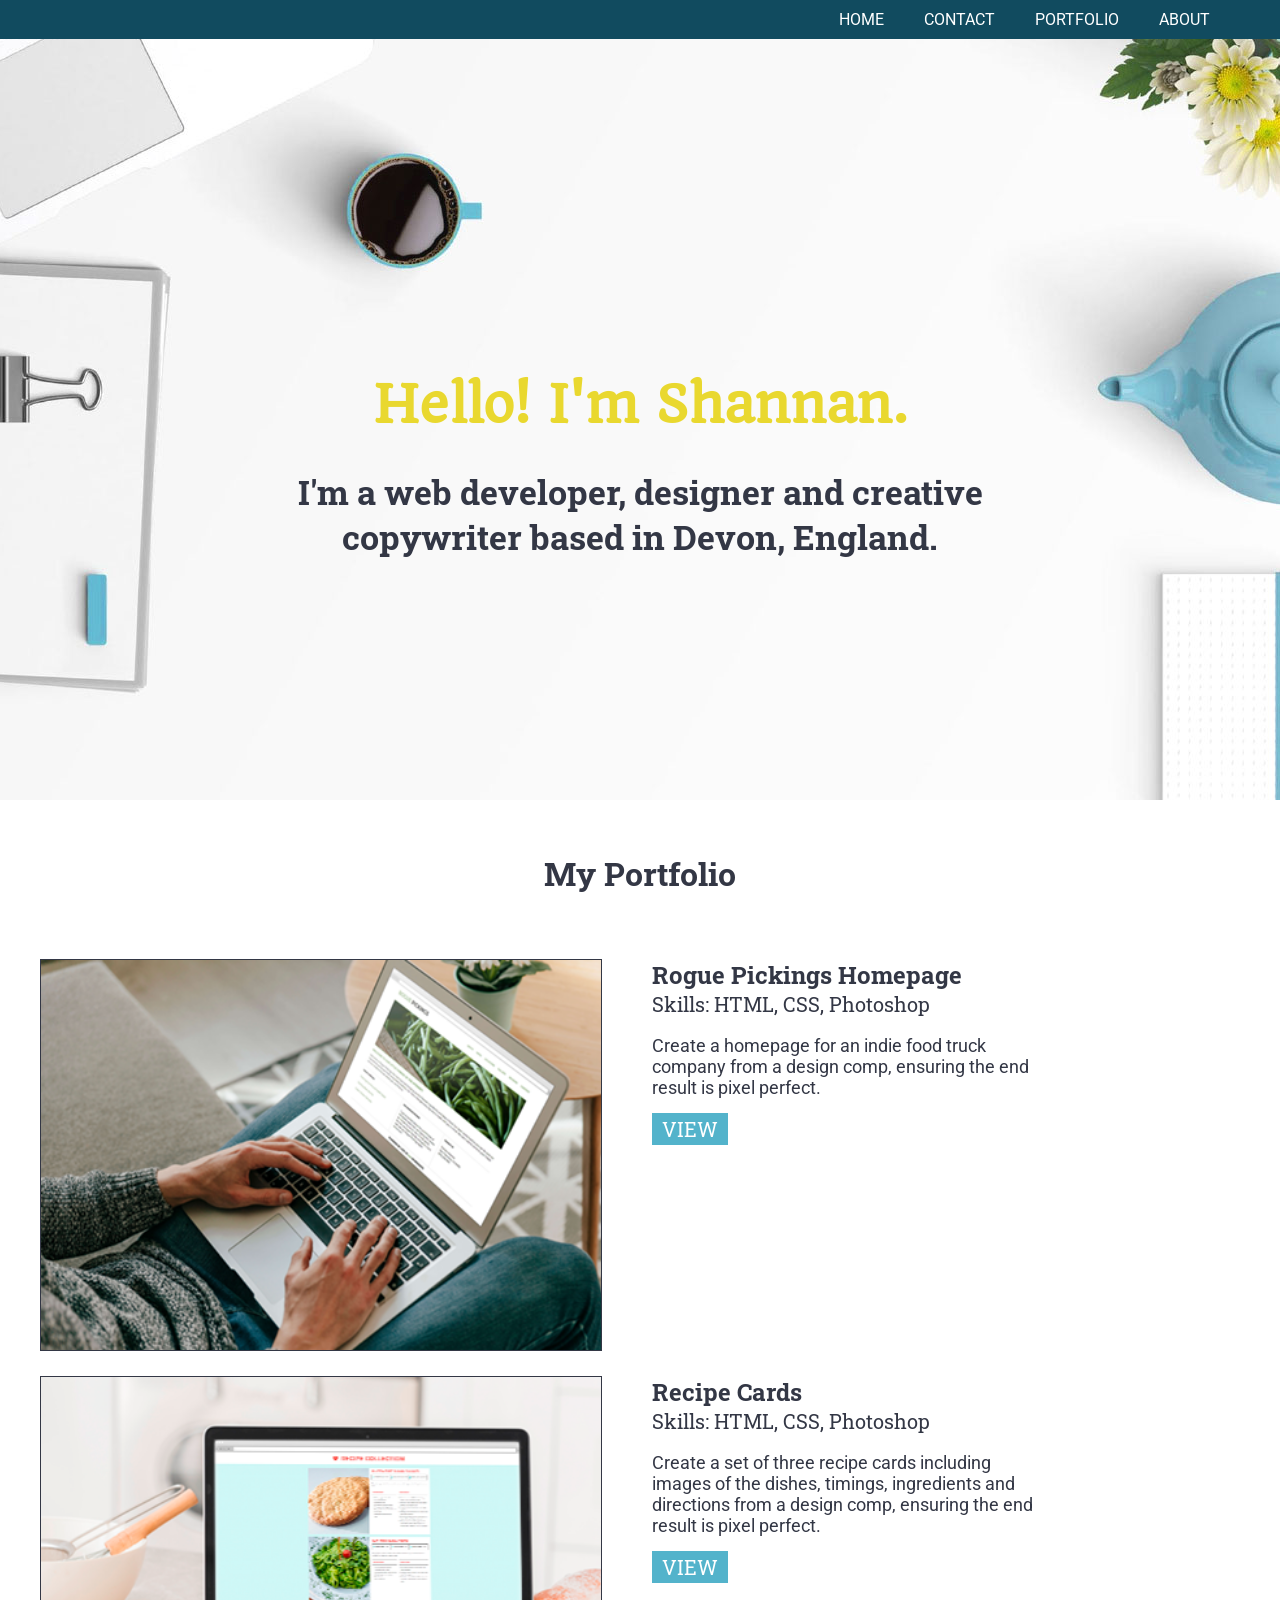
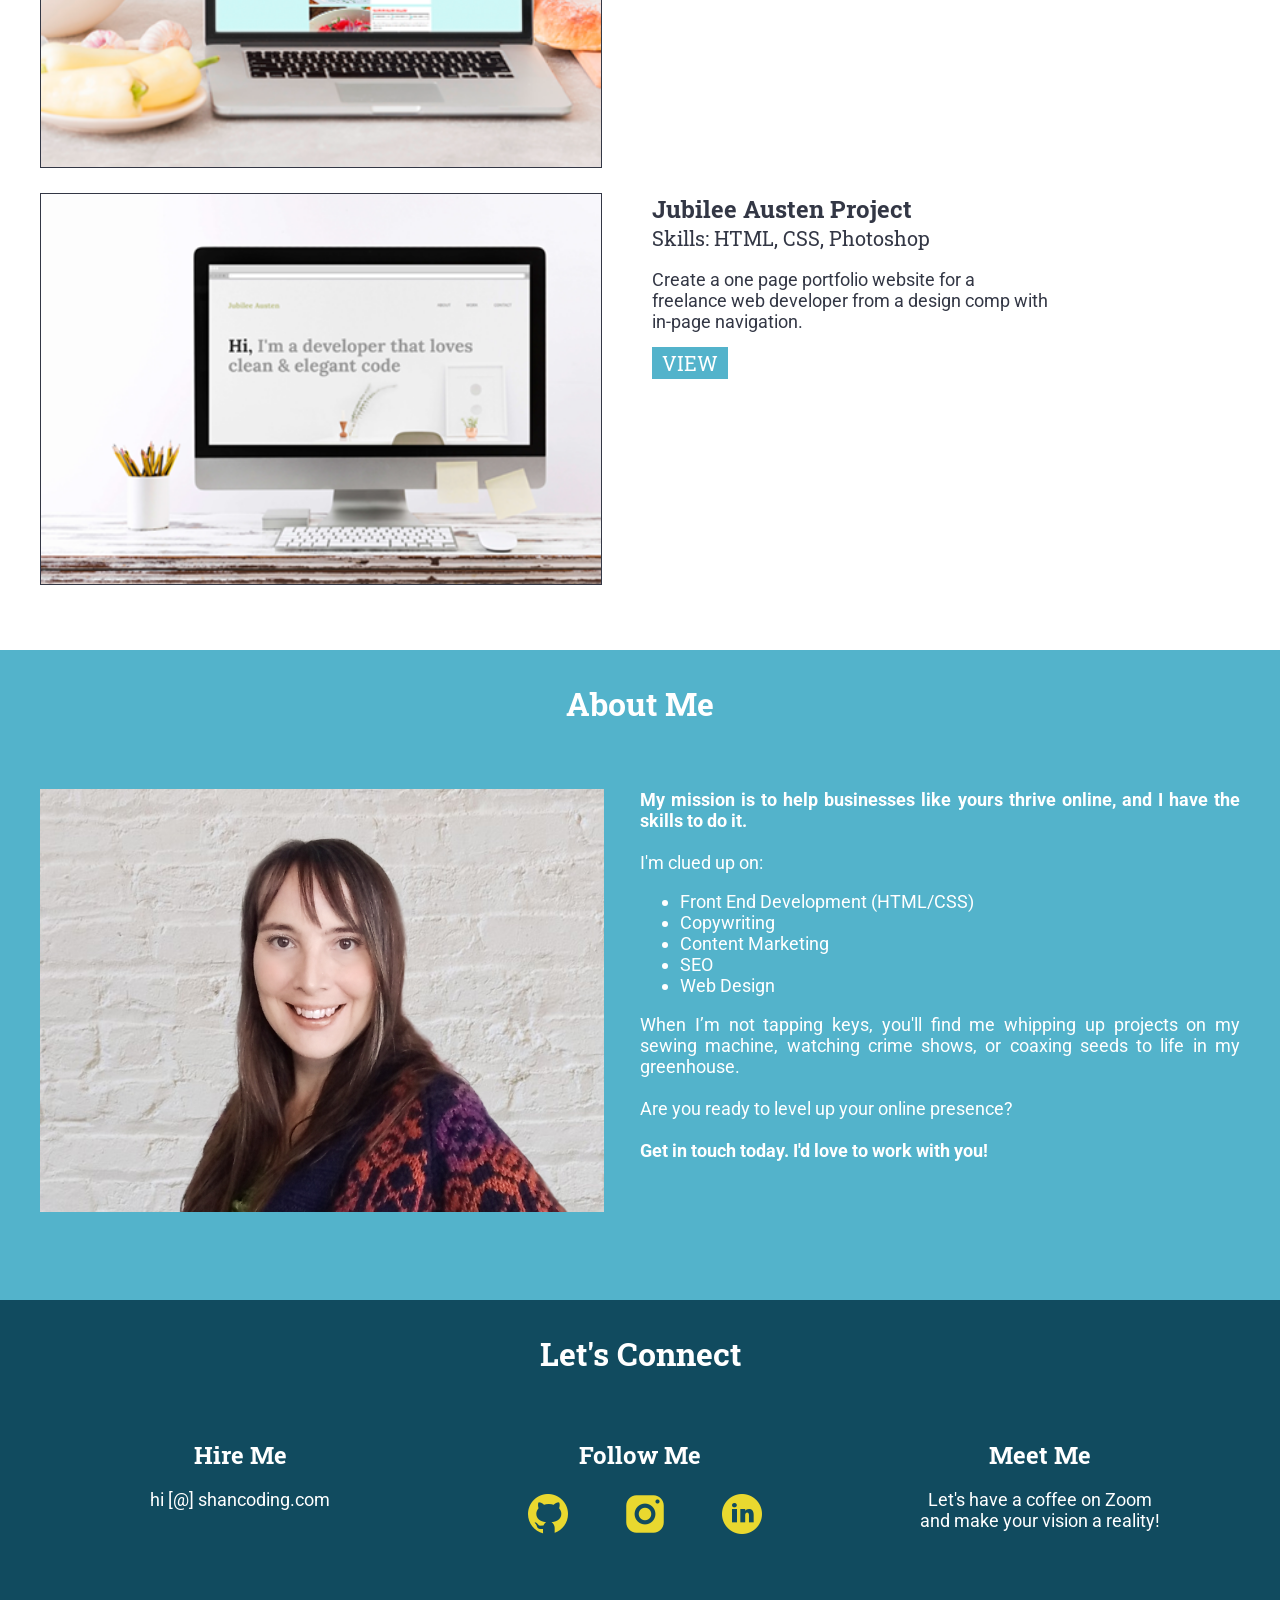
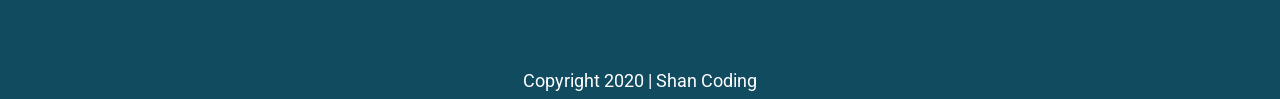
<file: index.html>
<!doctype html>
<html lang="en">
    <head>
        <meta charset="utf-8">
        <meta name="viewport" content="width=device-width, initial-scale=1">
            <title>Shan Coding</title>
            <link rel="stylesheet" href="css/normalize.css">
            <link rel="stylesheet" href="css/main.css">
            <link href="https://fonts.googleapis.com/css2?family=Roboto&display=swap" rel="stylesheet">
            <link href="https://fonts.googleapis.com/css2?family=Quando&display=swap" rel="stylesheet">
            <link href="https://fonts.googleapis.com/css2?family=Roboto+Slab:wght@400;700&display=swap" rel="stylesheet">
    </head>

    <body>
<!-- HEADER -->

        <header class="home-header">
        <div id="nav">
            <nav>
                <ul>
                    <li><a href="#about">About</a></li>
                    <li><a href="portfolio/index.html">Portfolio</a></li>
                    <li><a href="#contact">Contact</a></li>
                    <li><a href="index.html">Home</a></li>
                </ul>
            </nav>
        </div>

        <div>
            <h1>Hello! I'm Shannan.</h1>
            <h2>I'm a web developer, designer and creative<br> copywriter based in Devon, England.</h2>
        </div>
        </header>

    <main>
<!-- PORTFOLIO -->
        <section id="portfolio">
            <div class="full-width">
                <h3><a href="portfolio/index.html">My Portfolio</a></h3>

                    <article id="port-1" class="card">
                        <div class="img-hp"></div>
                            <div class="info">
                                <h4><a href="rogue-pickings/index.html">Rogue Pickings Homepage</a></h4>
                                <h5>Skills: HTML, CSS, Photoshop</h5>
                                <p>Create a homepage for an indie food truck company from a design comp, ensuring the end result is pixel perfect.</p>
                                <p><a class="view" href="rogue-pickings/index.html">View</a></p>
                            </div>
                     </article>

                    <article id="port-2" class="card">
                        <div class="img-hp"></div>
                            <div class="info">
                                <h4><a href="recipe-collection/index.html">Recipe Cards</a></h4>
                                <h5>Skills: HTML, CSS, Photoshop</h5>
                                <p>Create a set of three recipe cards including images of the dishes, timings, ingredients and directions from a design comp, ensuring the end result is pixel perfect.</p>
                                <p><a class="view" href="recipe-collection/index.html">View</a></p>
                            </div>
                    </article>

                    <article id="port-3" class="card">
                        <div class="img-hp"></div>
                            <div class="info">
                                <h4><a href="jubilee-austen/index.html">Jubilee Austen Project</a></h4>
                                <h5>Skills: HTML, CSS, Photoshop</h5>
                                <p>Create a one page portfolio website for a freelance web developer from a design comp with in-page navigation.</p>
                                <p><a class="view" href="jubilee-austen/index.html">View</a></p>
                            </div>
                    </article>
            </div>
        </section>

<!-- ABOUT -->
        <section id="about">
            <div class="full-width">
                <h3>About Me</h3>
                    <div class="half-width">
                        <img src="img/shancoding-headshot.png" alt="headshot of Shannan" style="width:564px;height:423px;">
                    </div>
                    <div class="half-width">
                        <p><strong>My mission is to help businesses like yours thrive online, and I have the skills to do it.</strong><br>
                        <br>
                        I'm clued up on:</p>
                            <ul>
                                <li>Front End Development (HTML/CSS)</li>
                                <li>Copywriting</li>
                                <li>Content Marketing</li>
                                <li>SEO</li>
                                <li>Web Design</li>
                            </ul>
                        <p>When I’m not tapping keys, you'll find me whipping up projects on my sewing machine, watching crime shows, or coaxing seeds to life in my greenhouse.<br>
                        <br>                    
                        Are you ready to level up your online presence?<br>
                        <br>
                        <strong>Get in touch today. I'd love to work with you!</strong></p>
                    </div>
            </div>
        </section>

<!-- CONTACT -->
        <section id="contact">
            <div class="full-width">
                <h3>Let's Connect</h3>
                    <div class="third-width">
                        <h4>Hire Me</h4>
                        <p>hi [@] shancoding.com</p>
                    </div>
                    <div class="third-width">
                        <h4>Follow Me</h4>
                            <ul>
                                <li><img src="img/icon-github.png" alt="github icon"></li>
                                <li><a href="https://www.instagram.com/shancoding/"><img src="img/icon-insta.png" alt="instagram icon"></a></li>
                                <li><img src="img/icon-linkedin.png" alt="linkedin icon"></li>
                            </ul>   
                    </div>
                    <div class="third-width">
                        <h4>Meet Me</h4>
                        <p>Let's have a coffee on Zoom<br>
                        and make your vision a reality!</p>
                    </div>
            </div>
        </section>

<!-- FOOTER -->
        <footer>
             <p>Copyright 2020 | Shan Coding</p>
        </footer>
    </main>
    </body>
</html>
</file>
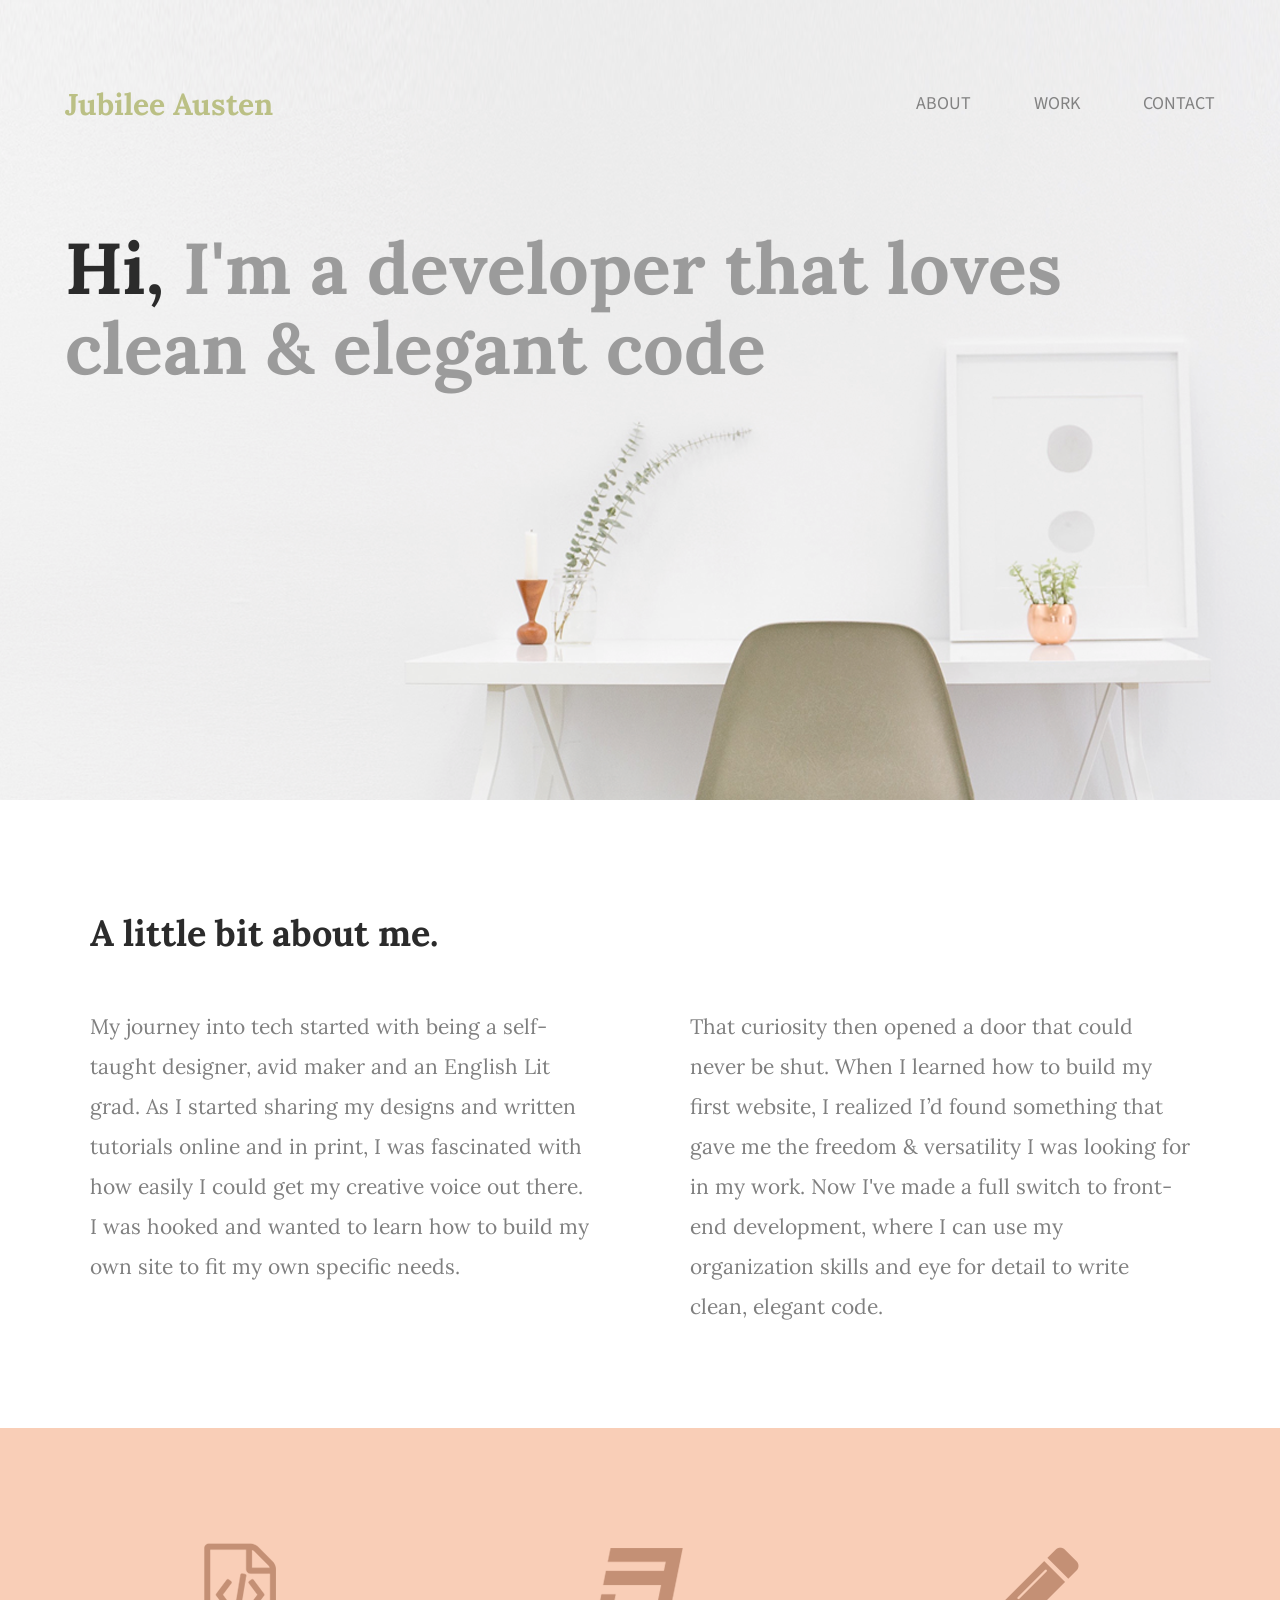
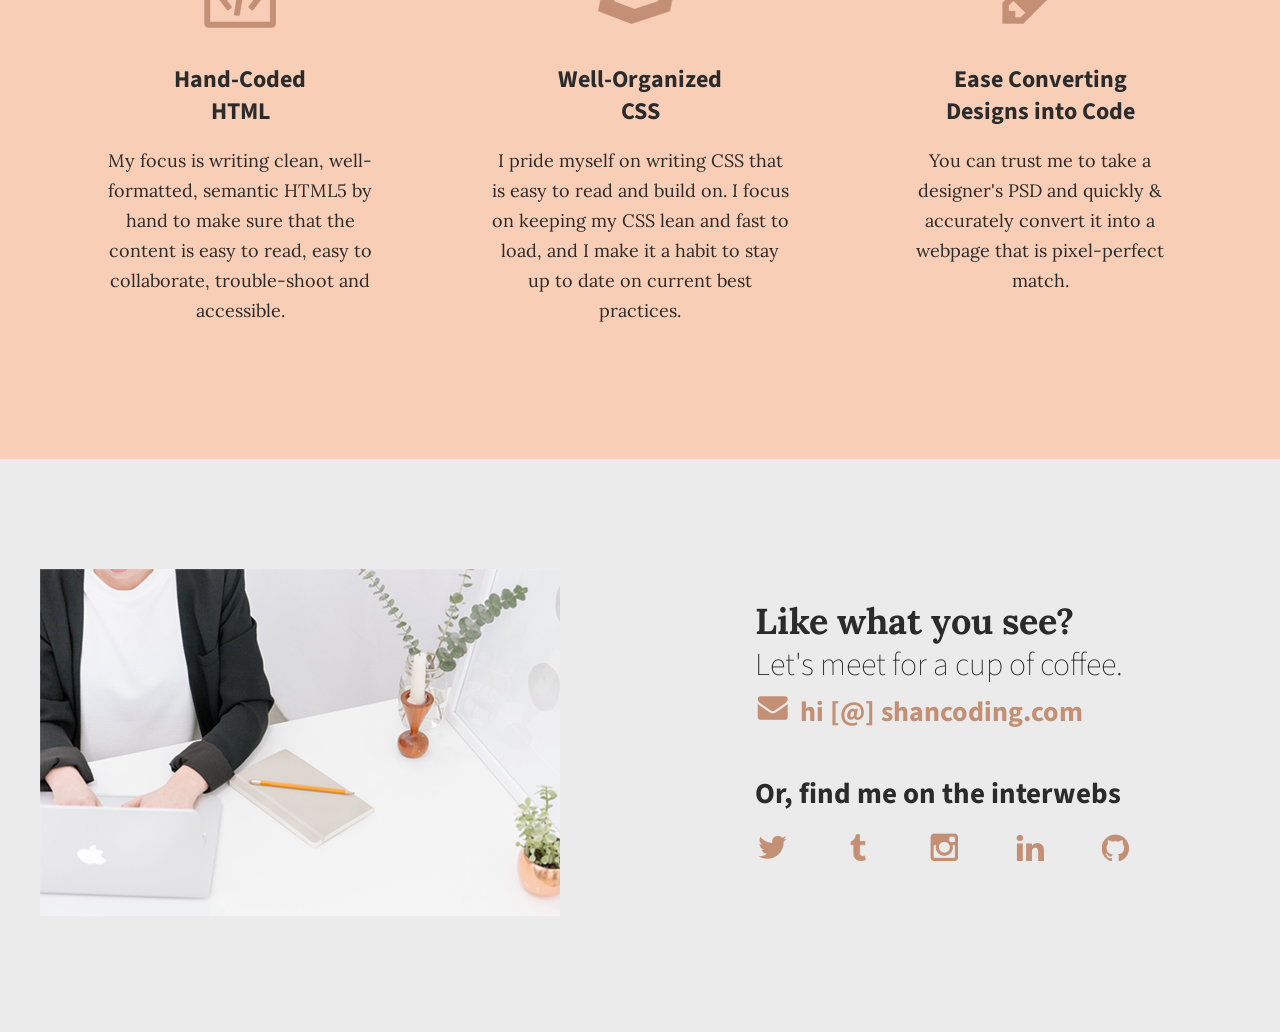
<file: jubilee-austen/index.html>
<!doctype html>
<html lang="en">
    <head>
      <meta charset="utf-8">
      <title>Jubilee Austen | Portfolio</title>
      <link rel="stylesheet" href="css/normalize.css">
      <link rel="stylesheet" href="css/main.css">
      <link href="https://fonts.googleapis.com/css?family=Source+Sans+Pro:400,700" rel="stylesheet" type="text/css">
      <link href="https://fonts.googleapis.com/css2?family=Lora:wght@400;700&display=swap" rel="stylesheet">
      <link href="https://fonts.googleapis.com/css?family=Lora:400,700" rel="stylesheet" type="text/css">
    </head>

    <body>
<!-- HEADER -->
        <header>
          <section id="header">
          <div class="full-width">
            <div class="half-width">
              <h1>Jubilee Austen</h1>
            </div>
            <div class="half-width">
              <nav>
                <ul>
                  <li><a href="#about">About</a></li>
                  <li><a href="#work">Work</a></li>
                  <li><a href="#contact">Contact</a></li>
                </ul>
              </nav>
            </div>
            <h2><span>Hi,</span> I'm a developer that loves clean &amp; elegant code</h2>
          </div>
          </section>
        </header>

        <main>
<!-- ABOUT -->
            <section id="about">
              <div class="full-width">
                <h2>A little bit about me.</h2>
                <div class="half-width">
                  <p>My journey into tech started with being a self-taught designer, avid maker and an English Lit grad. As I started sharing my designs and written tutorials online and in print, I was fascinated with how easily I could get my creative voice out there. I was hooked and wanted to learn how to build my own site to fit my own specific needs.</p>
                </div>
                <div class="half-width">
                  <p>That curiosity then opened a door that could never be shut. When I learned how to build my first website, I realized I’d found something that gave me the freedom & versatility I was looking for in my work. Now I've made a full switch to front-end development, where I can use my organization skills and eye for detail to write clean, elegant code.</p>
                </div>
              </div>
            </section>
<!-- WORK -->
            <section id="work">
              <div class="full-width">
                <div class="third-width">
                  <img src="img/icon-html.png" alt="HTML icon" />
                  <h3>Hand-Coded HTML</h3>
                  <p>My focus is writing clean, well-formatted, semantic HTML5 by hand to make sure that the content is easy to read, easy to collaborate, trouble-shoot and accessible.<p>
                </div>
                <div class="third-width">
                  <img src="img/icon-css.png" alt="CSS icon" />
                  <h3>Well-Organized CSS</h3>
                  <p>I pride myself on writing CSS that is easy to read and build on. I focus on keeping my CSS lean and fast to load, and I make it a habit to stay up to date on current best practices.</p>
                </div>
                <div class="third-width">
                  <img src="img/icon-pencil.png" alt="Pencil icon" />
                  <h3>Ease Converting Designs into Code</h3>
                  <p>You can trust me to take a designer's PSD and quickly & accurately convert it into a webpage that is pixel-perfect match.</p>
                </div>
              </div>
            </section>
<!-- CONTACT -->
            <footer id="contact">
                <div class="full-width">
                  <div class="half-width">
                    <img id="contact-img" src="img/contact.png" alt="my contact image" />
                  </div>
                  <div class="half-width">
                    <h2>Like what you see?</h2>
                    <h3 id="email-header">Let's meet for a cup of coffee.</h3>
                    <a href="mailto:hi@shancoding.com"><img id="envelope" src="img/icon-envelope.png" alt="envelope icon" />hi [@] shancoding.com</a>
                    <h3 id="socialmedia-header">Or, find me on the interwebs</h3>
                    <ul>
                      <li><a href="https://twitter.com"><img src="img/icon-twitter.png" alt="twitter icon" /></a></li>
                      <li><a href="https://www.tumblr.com/"><img src="img/icon-tumblr.png" alt="tumblr icon" /></a></li>
                      <li><a href="https://www.instagram.com/shancoding"><img src="img/icon-instagram.png" alt="instagram icon" /></a></li>
                      <li><a href="https://uk.linkedin.com/"><img src="img/icon-linkedin.png" alt="linkedin icon" /></a></li>
                      <li><a href="https://github.com/"><img src="img/icon-github.png" alt="github icon" /></a></li>
                    </ul>
                  </div>
                </div>
            </footer>
        </main>
    </body>
</html>
</file>
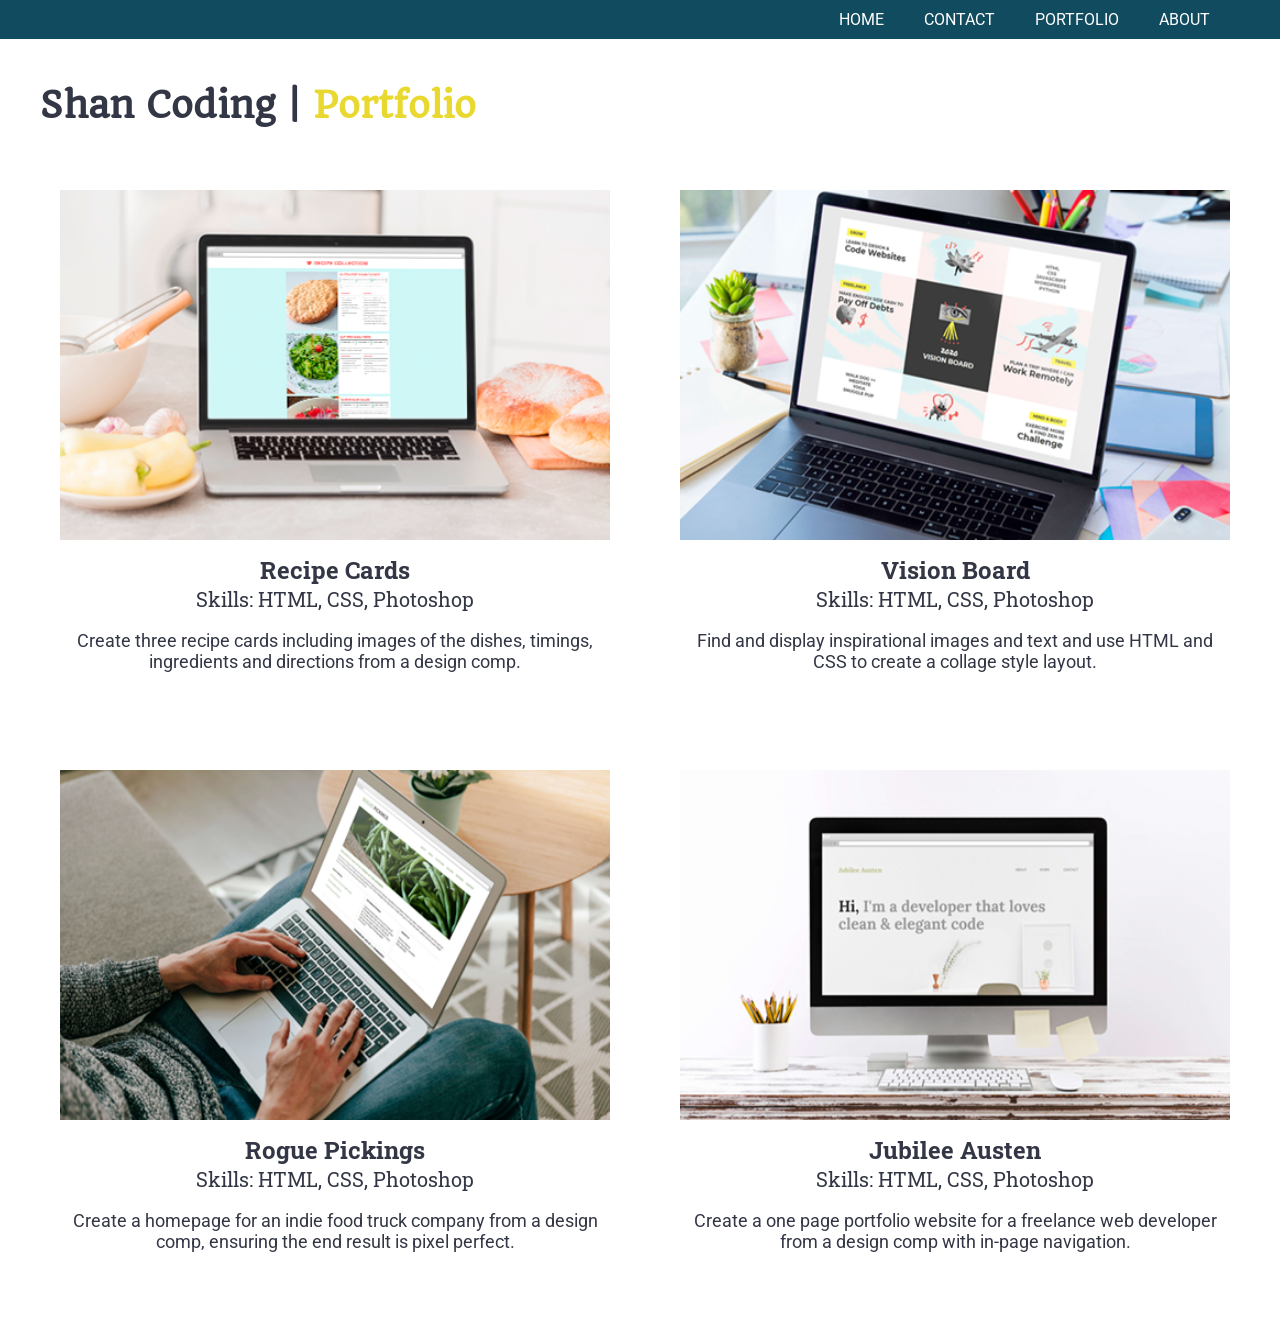
<file: portfolio/index.html>
<!doctype html>
<html lang="en">
  <head>
    <meta charset="utf-8">
    <title>Portfolio</title>
        <link rel="stylesheet" href="../css/normalize.css">
        <link rel="stylesheet" href="../css/main.css">
        <link href="https://fonts.googleapis.com/css2?family=Roboto&display=swap" rel="stylesheet">
        <link href="https://fonts.googleapis.com/css2?family=Quando&display=swap" rel="stylesheet">
        <link href="https://fonts.googleapis.com/css2?family=Roboto+Slab:wght@400;700&display=swap" rel="stylesheet">
  </head>

  <body>
<!-- HEADER -->

    <header class="folio-nav" id="nav">
        <div>
            <nav>
                <ul>
                    <li><a href="../index.html#about">About</a></li>
                    <li><a href="index.html">Portfolio</a></li>
                    <li><a href="../index.html#contact">Contact</a></li>
                    <li><a href="../index.html">Home</a></li>
                </ul>
            </nav>
        </div>
    </header>

   

<!-- PORTFOLIO -->
    <main>
        <div class="full-width" id="folio">
            <h1><a href="../index.html"><span>Shan Coding | </span></a>Portfolio</h1>
        </div>

        <div class="folio-grid full-width">
            <div class="folio-egs">
                <a href="../recipe-collection/index.html">
                <img src="../img/recipe-collection-mockupcreatedbyfreepik.png" alt="recipe-collection-on-screen" width="550" height="350">
                </a>
            <div class="desc">
                <h4>Recipe Cards</h4>
                <h5>Skills: HTML, CSS, Photoshop</h5>
                <p>Create three recipe cards including images of the dishes, timings, ingredients and directions from a design comp.</p>
            </div>
            </div>

            <div class="folio-egs">
                <a href="../vision-board/index.html">
                <img src="../img/vision-board-mockupcreatedbyfreepik.png" alt="vision-board-on-screen" width="550" height="350">
                </a>
            <div class="desc">
                <h4>Vision Board</h4>
                <h5>Skills: HTML, CSS, Photoshop</h5>
                <p>Find and display inspirational images and text and use HTML and CSS to create a collage style layout.</p>
            </div>
            </div>

            <div class="folio-egs">
                <a href="../rogue-pickings/index.html">
                <img src="../img/rogue-pickings-mockupcreatedbyfreepik.png" alt="rogue-pickings-on-screen" width="550" height="350">
                </a>
            <div class="desc">
                <h4>Rogue Pickings</h4>
                <h5>Skills: HTML, CSS, Photoshop</h5>
                <p>Create a homepage for an indie food truck company from a design comp, ensuring the end result is pixel perfect.</p>
            </div>
            </div>

            <div class="folio-egs">
                <a href="../jubilee-austen/index.html">
                <img src="../img/jubilee-austen-mockupcreatedbyfreepik.png" alt="jubilee-austen-on-screen" width="550" height="350">
                </a>
            <div class="desc">
                <h4>Jubilee Austen</h4>
                <h5>Skills: HTML, CSS, Photoshop</h5>
                <p>Create a one page portfolio website for a freelance web developer from a design comp with in-page navigation.</p>
            </div>
            </div>
        </div>
    </main>

    </body>

</html>
</file>
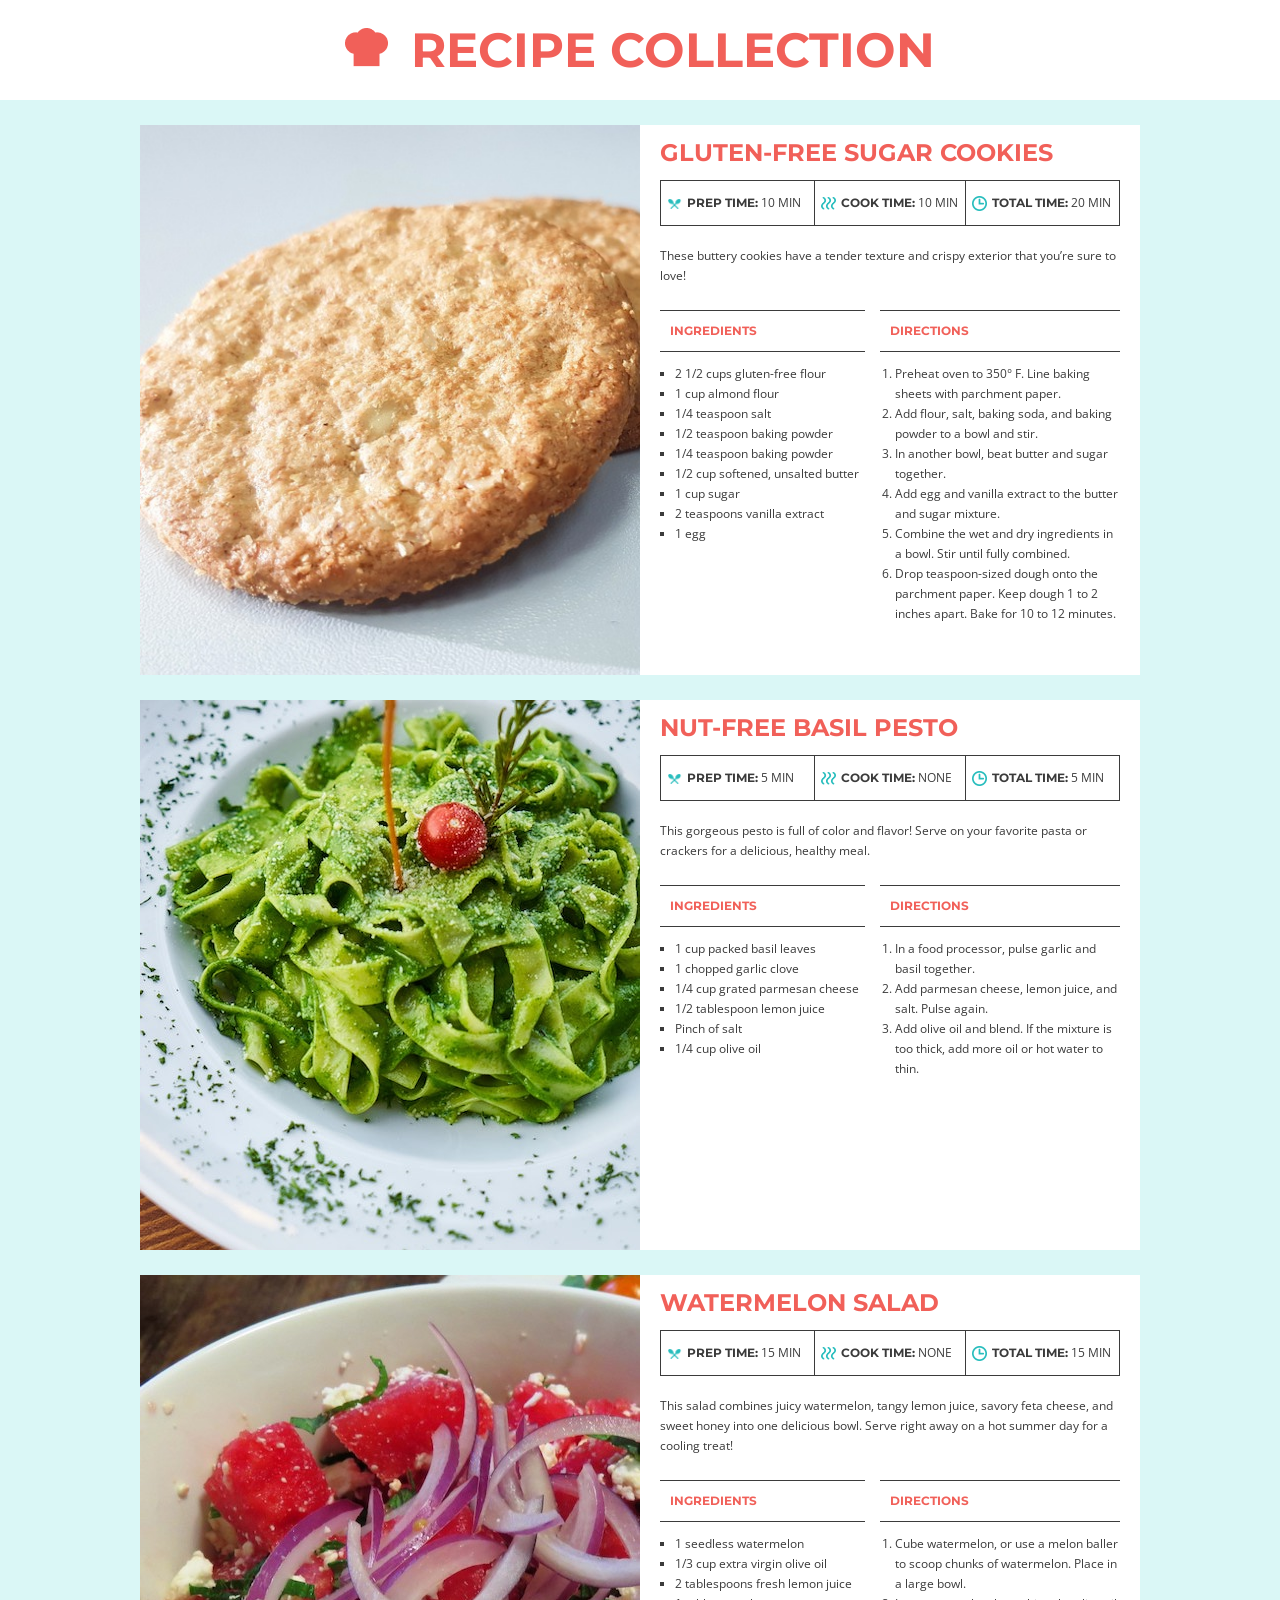
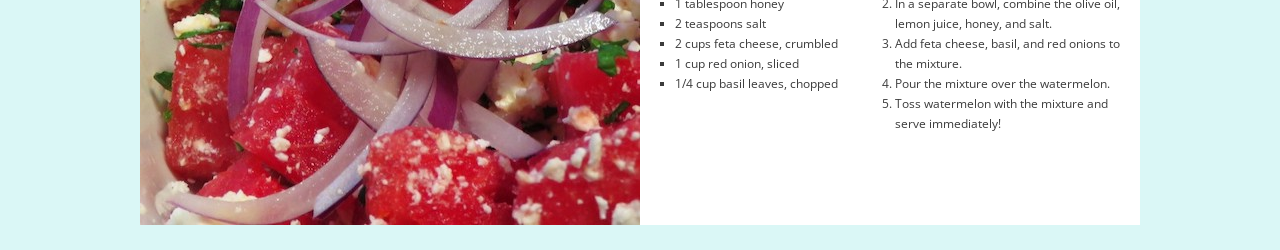
<file: recipe-collection/index.html>
<!doctype html>
<html lang="en">

    <head>
        <meta charset="utf-8">
        <title>Recipe Cards Project</title>
        <link rel="stylesheet" href="css/normalize.css">
        <link rel="stylesheet" href="css/style.css">
        <link href="https://fonts.googleapis.com/css?family=Montserrat:700%7COpen+Sans&display=swap" rel="stylesheet">
    </head>

    <body>
        <header>
            <img src="img/chef-hat.png" alt="chef hat">
            <h1>Recipe Collection</h1>
        </header>
        <main>
            <article id="cookies" class="card">
                <div class="image"></div>
                <div class="recipe">
                    <h2>Gluten-Free Sugar Cookies</h2>
                    <div class="time">
                        <div class="prep">
                            <img src="img/spoons.png" alt="prep time"><p class="time-details"><strong>Prep Time:</strong> 10 Min</p>
                        </div>
                        <div class="cook">
                            <img src="img/steam.png" alt="cook time"><p class="time-details"><strong>Cook Time:</strong> 10 Min</p>
                        </div>
                        <div class="total">
                            <img src="img/clock.png" alt="total time"><p class="time-details"><strong>Total Time:</strong> 20 Min</p>
                        </div>
                    </div>
                    <p class="description">These buttery cookies have a tender texture and crispy exterior that you’re
                        sure to love!</p>
                    <div class="columns">
                        <section class="ingredients">
                            <h3>Ingredients</h3>
                            <ul>
                                <li>2 1/2 cups gluten-free flour</li>
                                <li>1 cup almond flour</li>
                                <li>1/4 teaspoon salt</li>
                                <li>1/2 teaspoon baking powder</li>
                                <li>1/4 teaspoon baking powder</li>
                                <li>1/2 cup softened, unsalted butter</li>
                                <li>1 cup sugar</li>
                                <li>2 teaspoons vanilla extract</li>
                                <li>1 egg</li>
                            </ul>
                        </section>
                        <section class="directions">
                            <h3>Directions</h3>
                            <ol>
                                <li>Preheat oven to 350&deg; F. Line baking sheets with parchment paper.</li>
                                <li>Add flour, salt, baking soda, and baking powder to a bowl and stir.</li>
                                <li>In another bowl, beat butter and sugar together.</li>
                                <li>Add egg and vanilla extract to the butter and sugar mixture.</li>
                                <li>Combine the wet and dry ingredients in a bowl. Stir until fully combined.</li>
                                <li>Drop teaspoon-sized dough onto the parchment paper. Keep dough 1 to 2 inches apart.
                                    Bake for 10 to 12 minutes.</li>
                            </ol>
                        </section>
                    </div>
                </div>
            </article>
            <article id="pesto" class="card">
                <div class="image"></div>
                <div class="recipe">
                    <h2>Nut-Free Basil Pesto</h2>
                    <div class="time">
                        <div class="prep">
                            <img src="img/spoons.png" alt="prep time"><p class="time-details"><strong>Prep Time:</strong> 5 Min</p>
                        </div>
                        <div class="cook">
                            <img src="img/steam.png" alt="cook time"><p class="time-details"><strong>Cook Time:</strong> None</p>
                        </div>
                        <div class="total">
                            <img src="img/clock.png" alt="total time"><p class="time-details"><strong>Total Time:</strong> 5 Min</p>
                        </div>
                    </div>
                    <p class="description">This gorgeous pesto is full of color and flavor! Serve on your favorite pasta
                        or crackers for a delicious, healthy meal.</p>
                    <div class="columns">
                        <section class="ingredients">
                            <h3>Ingredients</h3>
                            <ul>
                                <li>1 cup packed basil leaves</li>
                                <li>1 chopped garlic clove</li>
                                <li>1/4 cup grated parmesan cheese</li>
                                <li>1/2 tablespoon lemon juice</li>
                                <li>Pinch of salt</li>
                                <li>1/4 cup olive oil</li>
                            </ul>
                        </section>
                        <section class="directions">
                            <h3>Directions</h3>
                            <ol>
                                <li>In a food processor, pulse garlic and basil together.</li>
                                <li>Add parmesan cheese, lemon juice, and salt. Pulse again.</li>
                                <li>Add olive oil and blend. If the mixture is too thick, add more oil or hot water to
                                    thin.</li>
                            </ol>
                        </section>
                    </div>
                </div>
            </article>
            <article id="salad" class="card">
                <div class="image"></div>
                <div class="recipe">
                    <h2>Watermelon Salad</h2>
                    <div class="time">
                        <div class="prep">
                            <img src="img/spoons.png" alt="prep time"><p class="time-details"><strong>Prep Time:</strong> 15 Min</p>
                        </div>
                        <div class="cook">
                            <img src="img/steam.png" alt="cook time"><p class="time-details"><strong>Cook Time:</strong> None</p>
                        </div>
                        <div class="total">
                            <img src="img/clock.png" alt="total time"><p class="time-details"><strong>Total Time:</strong> 15 Min</p>
                        </div>
                    </div>
                    <p class="description">This salad combines juicy watermelon, tangy lemon juice, savory feta cheese,
                        and sweet honey into one delicious bowl. Serve right away on a hot summer day for a cooling
                        treat!</p>
                    <div class="columns">
                        <section class="ingredients">
                            <h3>Ingredients</h3>
                            <ul>
                                <li>1 seedless watermelon</li>
                                <li>1/3 cup extra virgin olive oil</li>
                                <li>2 tablespoons fresh lemon juice</li>
                                <li>1 tablespoon honey</li>
                                <li>2 teaspoons salt</li>
                                <li>2 cups feta cheese, crumbled</li>
                                <li>1 cup red onion, sliced</li>
                                <li>1/4 cup basil leaves, chopped</li>
                            </ul>
                        </section>
                        <section class="directions">
                            <h3>Directions</h3>
                            <ol>
                                <li>Cube watermelon, or use a melon baller to scoop chunks of watermelon. Place in a
                                    large bowl.</li>
                                <li>In a separate bowl, combine the olive oil, lemon juice, honey, and salt.</li>
                                <li>Add feta cheese, basil, and red onions to the mixture.</li>
                                <li>Pour the mixture over the watermelon.</li>
                                <li>Toss watermelon with the mixture and serve immediately!</li>
                            </ol>
                        </section>
                    </div>
                </div>
            </article>
        </main>
    </body>

</html>
</file>
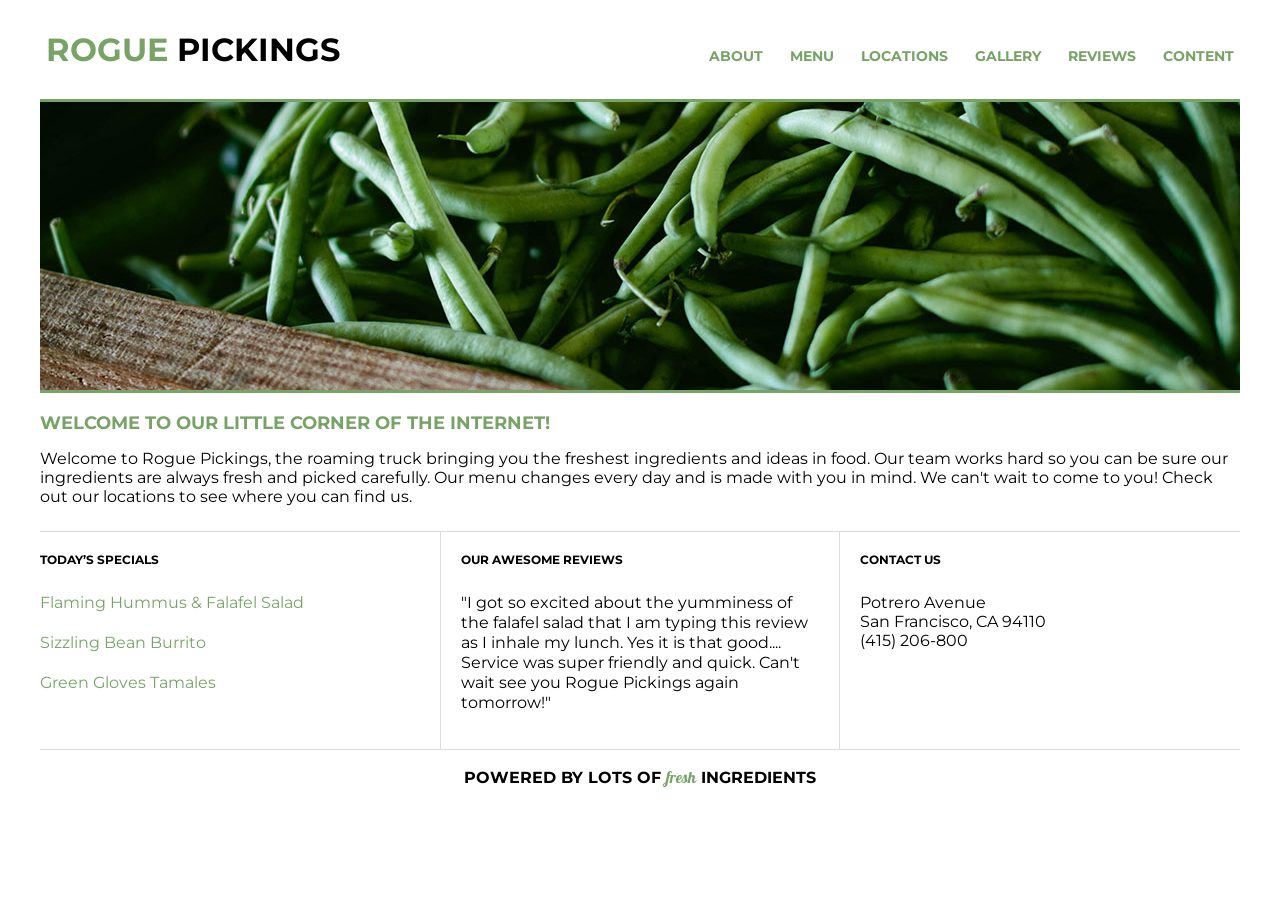
<file: rogue-pickings/index.html>
<!doctype html>
<html lang="en">
    <head>
      <meta charset="utf-8">
      <title>Rogue Pickings</title>
      <link rel="stylesheet" href="css/normalize.css">
      <link rel="stylesheet" href="css/main.css">
      <link href="https://fonts.googleapis.com/css2?family=Montserrat:wght@400;700&display=swap" rel="stylesheet">
      <link href="https://fonts.googleapis.com/css2?family=Galada&display=swap" rel="stylesheet">
    </head>

    <body>

<!-- HEADER -->
      <header>
        <section id="header">
        <div class="full-width">
          <div class="half-width">
            <h1><span>Rogue</span> Pickings</h1>
          </div>
          <div class="half-width">
            <nav>
              <ul>
                <li><a href="#about">About</a></li>
                <li><a href="#menu">Menu</a></li>
                <li><a href="#locations">Locations</a></li>
                <li><a href="#gallery">Gallery</a></li>
                <li><a href="#reviews">Reviews</a></li>
                <li><a href="#content">Content</a></li>
              </ul>
            </nav>
          </div>
        </div>
        </section>
      </header>

<!-- ABOUT -->
      <main>
        <section id="about">
          <div class="full-width">
            <img id="borderimg1" src="img/hero-image.jpg" alt="Hero Image" />
            <h2>Welcome to our little corner of the internet!</h2>
            <p>Welcome to Rogue Pickings, the roaming truck bringing you the freshest ingredients and ideas in food. Our team works hard so you can be sure our ingredients are always fresh and picked carefully. Our menu changes every day and is made with you in mind. We can't wait to come to you! Check out our locations to see where you can find us.</p>
          </div>
        </section>

<!-- MENU, REVIEWS, CONTACT -->
          <div class="full-width">
            <section id="menu">
              <div class="third-width">
                <h3>Today’s Specials</h3>
                  <ul>
                    <li>Flaming Hummus & Falafel Salad</li>
                    <li>Sizzling Bean Burrito</li>
                    <li>Green Gloves Tamales</li>
                  </ul>
              </div>
            </section>
            <section id="reviews">
              <div class="third-width">
                <h3>Our Awesome Reviews</h3>
                <p>"I got so excited about the yumminess of the falafel salad that I am typing this review as I inhale my lunch. Yes it is that good.... Service was super friendly and quick. Can't wait see you Rogue Pickings again tomorrow!"</p>
              </div>
            </section>
            <section id="contact">
              <div class="third-width">
                <h3>Contact Us</h3>
                <p>Potrero Avenue<br>
                San Francisco, CA 94110<br>
                (415) 206-800
              </p>
              </div>
            </section>
          </div>

<!-- FOOTER -->
        <footer id="footer">
          <div class="full-width">
            <p>Powered By Lots of <span>Fresh</span> Ingredients</p>
          </div>
        </footer>

      </main>
    </body>
</html>
</file>
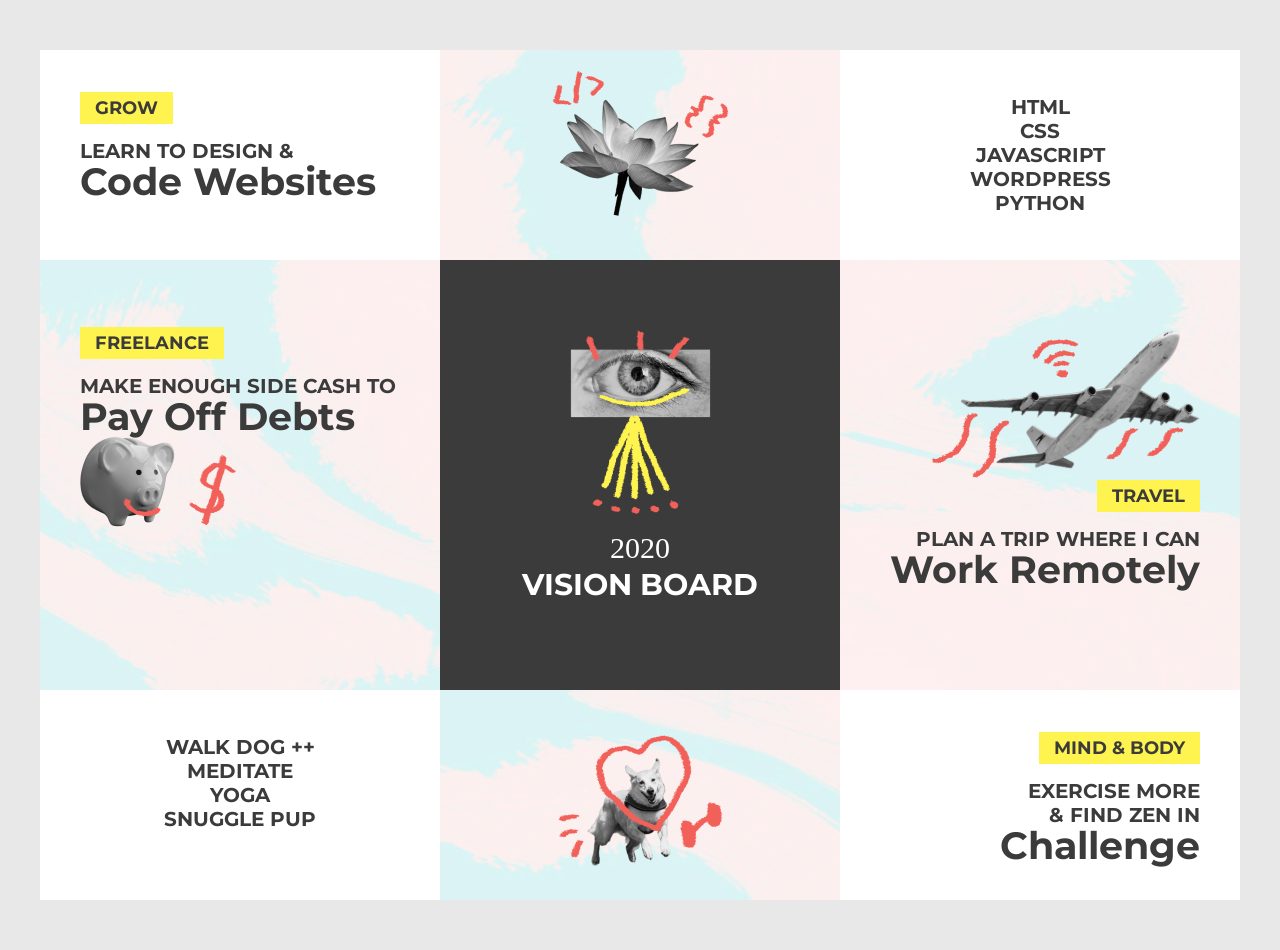
<file: vision-board/index.html>
<!doctype html>
<html lang="en">
<head>
	<meta charset="utf-8">
    <title>Vision Board Project</title>
	<link rel="stylesheet" href="css/normalize.css">
    <link rel="stylesheet" href="css/main.css">
	<link href="https://fonts.googleapis.com/css2?family=Montserrat:wght@700&family=Permanent+Marker&display=swap" rel="stylesheet">
	

</head>
<body>
	<div id="vision-board">
		<div class="block small-block light-bg padding-top">
			<p class="highlight"><span>Grow</span><br></p>
			<p class="padding-p">Learn to design &amp;<br></p>
			<p class="text-l"><strong>code websites</strong></p>
		</div>
		<div class="block small-block center">
			<img src="img/flower.png" alt="lotus flower">
		</div>
		<div class="block small-block center light-bg padding-top">
			<p>HTML<br>
			CSS<br>
			Javascript<br>
			Wordpress<br>
			Python<br>
			</p>
		</div>
		<div class="block large-block">
			<p class="highlight"><span>Freelance</span><br></p>
			<p class="padding-p">Make enough side cash to<br></p>
			<p class="text-l"><strong>pay off debts</strong></p>
			<img src="img/piggy.png" alt="piggy bank">
		</div>
		<div class="block large-block dark-bg center">
			<img src="img/eye.png" alt="eye">
			<p class="title"><span>2020</span><br>
			Vision Board
			</p>
		</div>
		<div class="block large-block right">
			<img src="img/plane.png" alt="plane">
			<p class="highlight"><span>Travel</span><br></p>
			<p class="padding-p">Plan a trip where I can<br></p>
			<p class="text-l"><strong>work remotely</strong></p>
		</div>
		<div class="block small-block center light-bg padding-top">
			<p>Walk dog ++<br>
			Meditate<br>
			Yoga<br>
			Snuggle pup
			</p>
		</div>
		<div class="block small-block center padding-top">
			<img src="img/doggo.png" alt="dog">
		</div>
		<div class="block small-block right light-bg padding-top">	
			<p class="highlight"><span>Mind &amp; Body</span><br></p>
			<p class="padding-p">Exercise more<br></p>
			<p>&amp; find zen in<br></p>
			<p class="text-l"><strong>challenge</strong></p>
		</div>
	</div>
</body>
</html>
</file>
<file: css/main.css>
/***** BASE STYLES *****/

body {
    color: #333745;
    font-family: 'Roboto', sans-serif;
    font-size: 18px;
}

header {
    height: 800px;
}

#portfolio {
    height: 1450px;
}

#about {
    background-color: #53b3cb;
    height: 650px;
    
}

#contact {
    background-color: #114b5f;
    height: 370px;
}

#nav {
    background-color: #114b5f;
}

a {
    color: #333745;
    text-decoration: none;
}

a:hover {
    color: #E9D82F;
    cursor: pointer;
}

.view {
    background-color: #53b3cb;
    color: #ffffff;
    padding: 3px 10px;
    text-transform: uppercase;
    font-family: 'Roboto Slab', serif;
    font-size: 20px;
}

    
/***** GRID *****/

.full-width {
    margin: 0 auto;
    overflow: auto;
    width: 1200px;
}

.half-width {
    float: left;
    width: 600px;
}

.third-width {
    float: left;
    width: 400px;
}


/***** HEADER *****/

#nav ul {
    list-style-type: none;
    margin: 0 50px 0 0;
    padding: 0;
    overflow: hidden;
}

#nav ul li {
    float: right;
}

#nav ul li a {
    display: block;
    color: white;
    text-align: right;
    padding: 10px 20px;
    text-decoration: none;
    font-family: 'Roboto', sans-serif;
    font-size: 16px;
    text-transform: uppercase;
}

#nav ul li a:hover {
    background-color: #53b3cb;
}

.folio-nav {
    height: 39.2px;
}

.home-header {
    background: url(../img/hero-blue.jpg);
    background-position: center;
    background-size: cover;
    height: 800px;
}

.home-header h1 {
    color:  #E9D82F;
    font-family: 'Quando', serif;
    font-size: 50px;
    padding-top: 300px;
    text-align:center;
}

.home-header h2 {
    color: #333745;
    font-family: 'Roboto Slab', serif;
    font-size: 34px;
    padding: 0px 200px 0px 200px;
    text-align:center;
}


/***** HOME PAGE PORTFOLIO SECTION *****/

#portfolio h3 {
    color: #333745;
    font-family: 'Roboto Slab', serif;
    font-size: 32px;
    font-weight: bold;
    padding-bottom: 32px;
    padding-top: 20px;
    text-align:center;
}

.card {
    margin: 25px 0;
    overflow: auto;
}

.img-hp {
    border-color: #333745;
    border-style: solid;
    border-width: thin;
    float: left;
    height: 350px;
    padding: 20px 30px;
    width: 500px;
}

#port-1 .img-hp {
    background-image: url("../img/rogue-pickings-mockupcreatedbyfreepik.png");
    background-size: cover;
}

#port-2 .img-hp {
    background-image: url("../img/recipe-collection-mockupcreatedbyfreepik.png");
    background-size: cover;
}

#port-3 .img-hp {
    background-image: url("../img/jubilee-austen-mockupcreatedbyfreepik.png");
    background-size: cover;
}

.info {
    background: #ffffff;
    box-sizing: border-box;
    float: left;
    height: 350px;
    padding: 0px 50px;
    width: 500px;
}

h4 {
    font-family: 'Roboto Slab', serif;
    font-size: 24px;
    font-weight: 700;
    margin: 0px;
}

h5 {
    font-family: 'Roboto Slab', serif;
    font-size: 20px;
    font-weight: 400;
    margin: 0 0 5px 0;
}


/***** ABOUT *****/

#about h3 {
    color: #ffffff;
    font-family: 'Roboto Slab', serif;
    font-size: 32px;
    font-weight: bold;
    padding-bottom: 32px;
    text-align:center;
}

#about p, ul li {
    color: #ffffff;
    margin: 0px;
    text-align:justify;
}
    

/***** CONTACT *****/

#contact h3 {
    color: #ffffff;
    font-family: 'Roboto Slab', serif;
    font-size: 32px;
    font-weight: bold;
    padding-bottom: 32px;
    text-align:center;
}

#contact h4 {
    color: #ffffff;
    font-family: 'Roboto Slab', serif;
    font-size: 24px;
    font-weight: 700;
    text-align: center;
}

#contact p {
    color: #ffffff;
    text-align: center;
}

#contact ul img {
    padding-left: 43px;
}

#contact ul {
    list-style: none;
}

#contact ul li {
    display: inline-block;
}


/***** FOOTER *****/

footer p {
    color: #ffffff;
    font-size: 18px;
    margin: 0px;
    padding-bottom: 8.4px;
    text-align: center;
}

footer {
    background-color:  #114b5f;
}


/***** PORTFOLIO GALLERY PAGE *****/

#folio h1 {
    color:  #E9D82F;
    font-family: 'Quando', serif;
    font-size: 35px;
    padding-top: 20px;
}

#folio h1 span {
    color:  #333745;
}

.folio-grid {
    display: grid;
    gap: 30px;
    grid-auto-rows: minmax(450px, auto);
    grid-template-columns: repeat(2, 1fr);
    margin: 20px auto;
    max-width: 1200px;
}

.folio-egs {
    width: 550px;
    margin: 20px;
}

.folio-egs:hover {
    border: 1px solid #E9D82F;
}

.desc {
    padding: 10px;
    text-align: center;
}
</file>
<file: jubilee-austen/css/main.css>
/***** BASE STYLES *****/

body {
  font-family: 'Source Sans Pro', sans-serif;
  color: #2B2B2B;
}


#about {
  font-family: 'Lora', serif;
}

/***** GRID *****/

.full-width {
    margin: 0 auto;
    overflow: auto;
    width: 1200px;
}

.half-width {
    float: left;
    width: 600px;
}

.third-width {
    float: left;
    width: 400px;
}

/***** HEADER *****/

#header {
    background: url('../img/hero.png');
    background-position: center;
    background-size: cover;
    height: 800px;
}

#header h1 {
    color: #BBC085;
    font-family: 'Lora', serif;
    font-size: 30px;
    padding: 65px 0 65px 25px;
}

#header nav {
    float: right;
    padding: 75px 25px;
}

#header nav ul li {
    display: inline-block;
}

#header nav ul li a {
    color: #828282;
    font-size: 18px;
    padding-left: 60px;
    text-decoration: none;
    text-transform: uppercase;
}

#header h2 {
    clear: both;
    color: #9B9B9B;
    font-family: 'Lora', serif;
    font-size: 72px;
    line-height: 80px;
    padding: 20px 0 20px 25px;
    width: 1000px;
}

#header h2 span {
    color: #2B2B2B;
}

/***** ABOUT *****/

#about .full-width {
    padding: 80px 0;
}

#about h2 {
    font-family: 'Lora', serif;
    font-size: 36px;
    padding-left: 50px;
}

#about p {
    color: #7F7F7F;
    font-size: 21px;
    line-height: 40px;
    padding-left: 50px;
    padding-right: 50px;
}

/***** WORK *****/

#work {
    background: #F9CEB7;
    text-align: center;
}

#work .full-width {
    padding: 115px 0;
}

#work img {
    padding-bottom: 30px;
}

#work h3 {
    font-size: 24px;
    line-height: 32px;
    margin: 0 auto;
    width: 190px;
}

#work p {
    font-family: 'Lora', serif;
    font-size: 18px;
    line-height: 30px;
    padding: 0 50px;
}

/***** CONTACT *****/

#contact {
      background-color: #EBEBEB;
}

#contact .full-width {
    padding: 110px 0;
}

#contact img #contact-img {
    border: 12px solid #ffffff;
    margin-left: 25px;
}

#contact h2, #contact #email-header, #contact #socialmedia-header, #contact ul {
    padding-left: 115px;
}

#contact #envelope {
    padding: 0 10px 0 115px;
}

#contact h2 {
    font-family: 'Lora', serif;
    font-size: 36px;
    line-height: 44px;
}

#contact #email-header {
    font-size: 32px;
    font-weight: lighter;
    line-height:44px;
    margin: -30px 0 5px 0;
}

#contact #socialmedia-header {
    font-weight: bold;
    font-size: 29px;
    line-height: 44px;
    margin: 40px 0 0 0;
}

#contact a {
    color: #C49075;
    font-size: 28px;
    font-weight: bold;
    text-decoration: none;
}

#contact ul {
    list-style: none;
}

#contact ul li {
     display: inline-block;
}

#contact ul img {
    padding-right: 48px;
}
</file>
<file: recipe-collection/css/style.css>
body {
    background-color: #DAF7F6;
    color: #3B3B3B;
    font-family: 'Open Sans', sans-serif;
    font-size: 12px;
    line-height: 20px;
}

header {
    background-color: #FFFFFF;
    text-align: center;
}

h1 {
    display: inline-block;
    font-family: 'Montserrat', sans-serif;
    padding: 40px 0;
    color: #F16059;
    text-transform: uppercase;
    font-size: 48px;
    font-weight: bold;
    margin: 0px;
}

header img {
        margin-right: 20px;
}

main {
    margin: 0 auto;
    width: 1000px;
}

.card {
    margin: 25px 0;
    overflow: auto;
}

.image {
    float: left;
    width: 500px;
    height: 550px;
}

.recipe {
    float: left;
    padding: 20px;
    height: 550px;
    width: 500px;
    background: #ffffff;
    box-sizing: border-box;
}

.recipe h2 {
    color: #F16059;
    font-family: 'Montserrat', sans-serif;
    font-size: 24px;
    font-weight: bold;
    text-transform: uppercase;
    line-height: 15px; 
    margin-top: 0px;
}

.recipe h3 {
    color: #F16059;
    font-family: 'Montserrat', sans-serif;
    font-size: 12px;
    font-weight: bold;
    padding: 10px;
    text-transform: uppercase;
    border-style: solid;
    border-color: #3B3B3B;
    border-width: 1px 0px;
}

#cookies .image {
    background-image: url("../img/gluten-free-sugar-cookies.jpg");
    background-size: cover;
}

#pesto .image {
    background-image: url("../img/nut-free-pesto.jpg");
    background-size: cover;
}

#salad .image {
    background-image: url("../img/watermelon-salad.jpg");
    background-size: cover;
}

.time {
    margin-bottom: 20px;
    border-color: #3B3B3B;
    border-width: 1px;
    border-style: solid;
    overflow: auto;
}

.time div {
    float: left;
    padding-left: 6px;
    width: 33.3333%;
    box-sizing: border-box;
    text-transform: uppercase;
}

.prep .cook .total p {
    text-transform: uppercase;
}

.time .cook {
    border-color: #3B3B3B;
    border-width: 0 1px;
    border-style: solid;
}

.time-details {
    display: inline-block;
}

.time img {
    margin-right: 5px;
    vertical-align: middle;
    width: 15px;
    height: auto;
}

.time strong {
    font-family: 'Montserrat', sans-serif;
}

.columns {
    overflow: hidden;
}

.directions {
    float: left;
    width: 240px;
}

.ingredients {
    float: left;
    width: 205px;
    margin-right: 15px;
}

.ingredients ul {
    padding-left: 15px;
    line-height: 20px;
    list-style-type: square;
}

.directions ol {
    padding-left: 15px;
    line-height: 20px
}
</file>
<file: rogue-pickings/css/main.css>
/***** BASE STYLES *****/
body {
  color: #000000;
  font-family: 'Montserrat', sans-serif;
}

h1, h2, h3 {
  margin-bottom: 0;
  margin-top: 0;
}

h3 {
  font-size: 12px;
  font-weight: bold;
  text-transform: uppercase;
}

/***** GRID *****/
.full-width {
    margin: 0px auto;
    width: 1200px;
}

.half-width {
  float: left;
  width: 600px;
}

.third-width {
  float: left;
  width: 400px;
}

/***** HEADER *****/

#header h1 {
  text-transform: uppercase;
  padding: 30px 0px 30px 6px;
}

#header h1 span {
    color: #77A466;
}

#header nav {
    float: right;
    padding: 30px 6px 0px 0px;
    word-spacing: 23px;
}

#header nav ul li {
    display: inline-block;
}

#header nav ul li a {
    color: #77A466;
    font-size: 14px;
    font-weight: bold;
    text-decoration: none;
    text-transform: uppercase;
}

/***** ABOUT *****/

#about h2 {
  color: #77A466;
  font-size: 18px;
  font-weight: bold;
  padding: 15px 0 15px 0;
  text-transform: uppercase;
}

#about p {
  border-bottom: solid #dedbdc 1px;
  font-weight: normal;
  font-size: 16px;
  margin: 0px;
  padding-bottom: 25px;
}

#borderimg1 {
  border-bottom: solid #77A466;
  border-top: solid #77A466;
}

/***** MENU, REVIEWS, CONTACT *****/
#menu .third-width {
  box-sizing: border-box;
  padding: 20px 0px 0px 0px;
  width: 400px;
}

#menu ul {
  padding-left: 0;
}

#menu ul li {
  color: #77A466;
  display: block;
  font-weight: normal;
  line-height: 250%;
  list-style-type: none;
  text-transform: capitalize;
}

#reviews .third-width {
  border-left: solid #dedbdc 1px;
  border-right: solid #dedbdc 1px;
  box-sizing: border-box;
  padding: 20px;
  width: 400px;
}

#reviews p {
  font-size: 16px;
  font-weight: normal;
  line-height: 125%;
  padding-top: 10px;
  text-transform: none;
}

#contact .third-width {
  box-sizing: border-box;
  padding: 20px 0px 0px 20px;
  width: 400px;
}

#contact p {
  font-size: 16px;
  font-weight: normal;
  padding-top: 10px;
}

/***** FOOTER *****/
#footer .full-width {
  clear: both;
  border-top: solid #dedbdc 1px;
  font-size: 16px;
  font-weight: bold;
  text-align: center;
  text-transform: uppercase;
}

#footer span {
  color: #77A466;
  font-family: 'Galada', cursive;
  font-size: 16px;
  font-weight: normal;
  text-transform: lowercase;
}
</file>
<file: vision-board/css/main.css>
body {
    background-color: #E8E8E8;
}

#vision-board {
    width: 1200px;
    height: 850px;
    background-image: url("../img/background.png");
    background-size: cover;
    overflow: auto;
    font-family: 'Montserrat', sans-serif;
    font-size: 20px;
    font-weight: 700;
    text-transform: uppercase;
    margin: 50px auto;
}

.block {
    float: left;
    width: 400px;
    box-sizing: border-box;
}

.small-block {
    height: 210px;
    padding: 20px 40px;
}

.large-block {
    height: 430px;
    padding: 70px 40px;
}


.right {
    text-align: right;
}

.center {
    text-align: center;
}

.light-bg {
    background-color: #FFFFFF;
}

.dark-bg {
    background-color: #3B3B3B;
}

.title span {
    font-family: 'Permanent Marker', cursive;
    font-size: 30px;
    color: #FFFFFF;
    font-weight: normal;
}

.title {
    font-size: 30px;
    color: #FFFFFF;
    margin: 10px 0;
}

p {
    color: #3B3B3B;
}

.highlight span{
    background-color: #FFF44F;
    padding: 5px 15px;
    font-size: 18px;
}

.text-l {
    font-size: 38px;
    text-transform: capitalize;
    margin: 0px;
    line-height: 38px;
}

p {
    margin: 0px;
}

.padding-top {
    padding-top: 45px;
}

.padding-p {
    padding-top: 20px;
}
</file>
